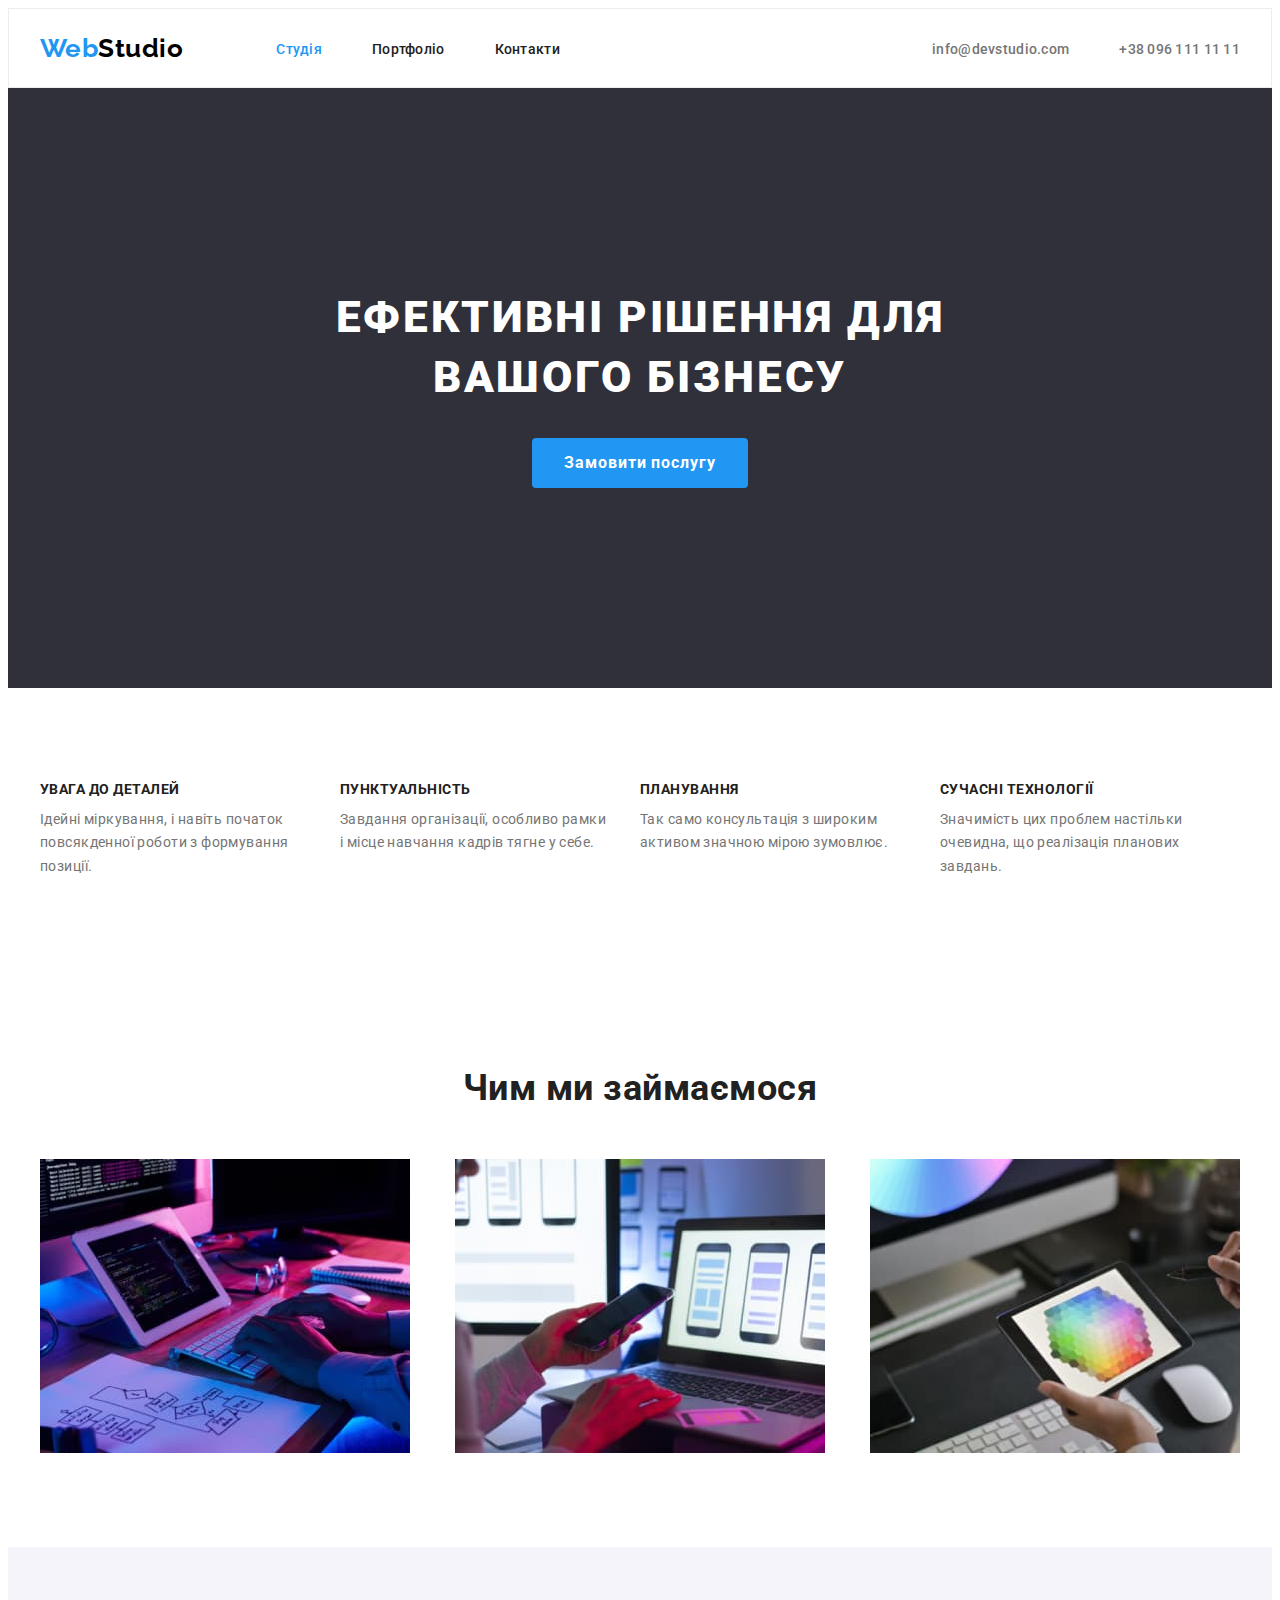
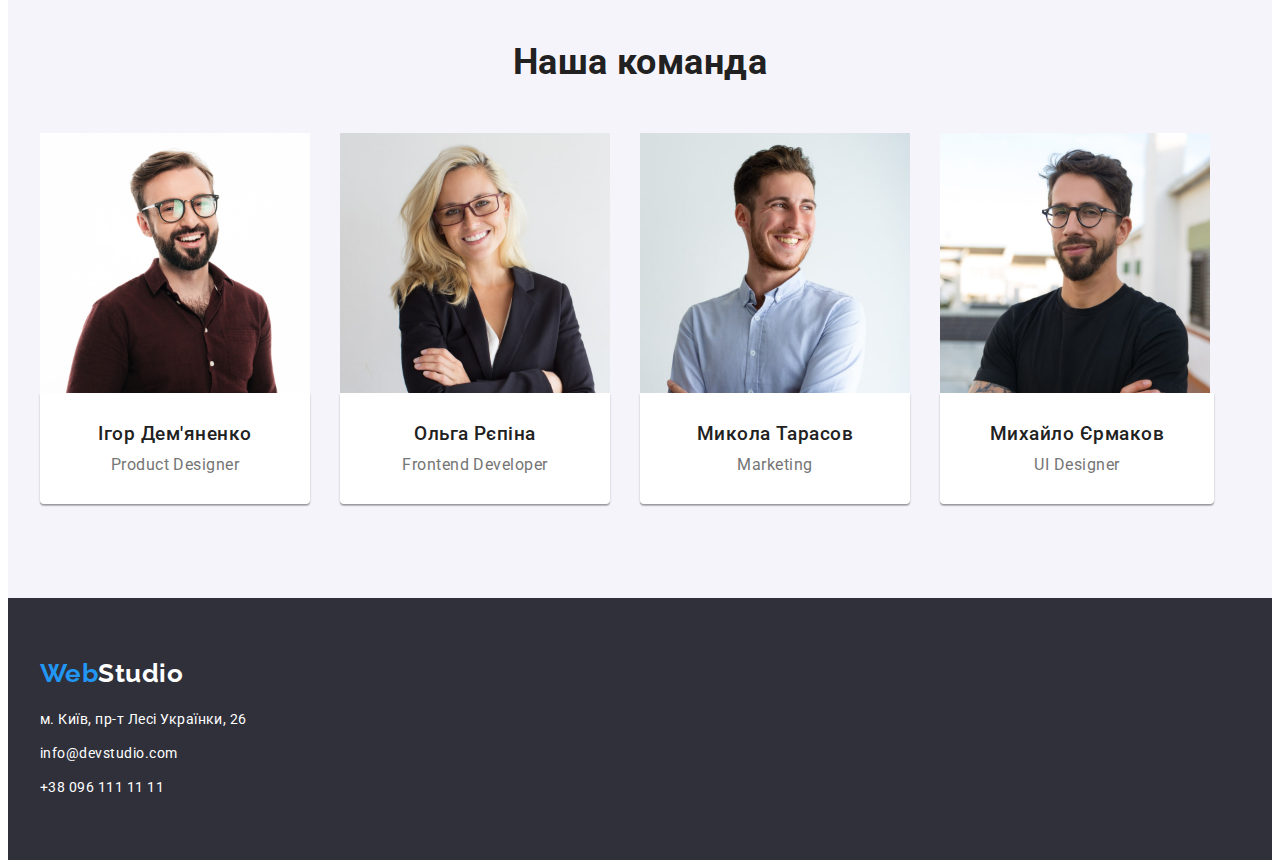
<file: index.html>
<!DOCTYPE html>
<html lang="uk">
<head>
    <meta charset="UTF-8">
    <meta name="viewport" content="width=device-width, initial-scale=1.0">
    <title>WebStudio</title>
    <link rel="preconnect" href="https://fonts.googleapis.com">
    <link rel="preconnect" href="https://fonts.gstatic.com" crossorigin>
    <link href="https://fonts.googleapis.com/css2?family=Raleway:ital,wght@0,700;1,700&family=Roboto:wght@400;500;700;900&display=swap" rel="stylesheet">
    <link rel="stylesheet" href="https://cdnjs.cloudflare.com/ajax/libs/modern-normalize/3.0.1/modern-normalize.min.css"integrity="sha512-q6WgHqiHlKyOqslT/lgBgodhd03Wp4BEqKeW6nNtlOY4quzyG3VoQKFrieaCeSnuVseNKRGpGeDU3qPmabCANg=="crossorigin="anonymous" referrerpolicy="no-referrer" />
    <link rel="stylesheet" href="css/style.css">
</head>
<body>
    <header class="header">
        <div class="container header-container">
            <nav class="header-navigation">
                <a class="header-logo-link link" href="./index.html" lang="en">
                    <span class="logo-text">Web</span><span class="logo-text-second">Studio</span>
                </a>
                <ul class="header-list list">
                    <li class="header-item">
                        <a class="header-link link active-page" href="./index.html" >Студія</a>
                    </li>
                    <li class="header-item">
                        <a class="header-link link" href="./portfolio.html">Портфоліо</a>
                    </li>
                    <li class="header-item">
                        <a class="header-link link" href="">Контакти</a>
                    </li>
                </ul>
            </nav>
            <address class="header-address">
                <ul class="header-address-list list">
                    <li class="header-address-item">
                        <a class="header-address-link link" href="mailto:info@devstudio.com">info@devstudio.com</a>
                    </li>
                    <li class="header-address-item">
                        <a class="header-address-link link" href="tel:+380961111111">+38 096 111 11 11</a>
                    </li>
                </ul>
            </address>
        </div>
    </header>
    <main>
        <section class="hero">
            <div class="container">
                <h1 class="hero-title">Ефективні рішення для вашого бізнесу</h1>
                <button type="button" class="hero-btn">Замовити послугу</button>
            </div>
        </section>
        <section class="activity section">
            <div class="container">
                <h2 class="visually-hidden">Чим ми займаємося</h2>
                <ul class="activity-list list">
                    <li class="activity-item">
                        <h3 class="activity-title">Увага до деталей</h3>
                        <p class="activity-text">Ідейні міркування, і навіть початок повсякденної роботи з формування позиції.</p>
                    </li>
                    <li class="activity-item">
                        <h3 class="activity-title">Пунктуальність</h3>
                        <p class="activity-text">Завдання організації, особливо рамки і місце навчання кадрів тягне у себе.</p>
                    </li>
                    <li class="activity-item">
                        <h3 class="activity-title">Планування</h3>
                        <p class="activity-text">Так само консультація з широким активом значною мірою зумовлює.</p>
                    </li>
                    <li class="activity-item">
                        <h3 class="activity-title">Сучасні технології</h3>
                        <p class="activity-text">Значимість цих проблем настільки очевидна, що реалізація планових завдань.</p>
                    </li>
                </ul>
            </div>
        </section>
        <section class="about section">
            <div class="container">
                <h2 class="about-title section-title">Чим ми займаємося</h2>
                <ul class="about-list list">
                    <li class="about-item">
                        <img src="./images/about-imj-1.jpg" alt="Праця на компʼютері" width="370" height="294" class="about-pic">
                    </li>
                    <li class="about-item">
                        <img src="./images/about-img-2.jpg" alt="Праця на телефоні" width="370" height="294" class="about-pic">
                    </li>
                    <li class="about-item">
                        <img src="./images/about-img-3.jpg" alt="Праця на планшеті" width="370" height="294" class="about-pic">
                    </li>
                </ul>
            </div>
        </section>
        <section class="team section">
            <div class="container">
                <h2 class="team-title section-title">Наша команда</h2>
                <ul class="team-list list">
                    <li class="team-item">
                        <img src="./images/emp-1.jpg" alt="Фото Ігоря" width="270" height="260">
                        <div class="team-item-box">
                            <h3 class="team-item-title">Ігор Дем'яненко</h3>
                            <p lang="en" class="team-item-text"> Product Designer</p>
                        </div>
                    </li>
                    <li class="team-item">
                        <img src="./images/emp-2-min.jpg" alt="Фото Ольги" width="270" height="260">
                        <div class="team-item-box">
                            <h3 class="team-item-title">Ольга Рєпіна</h3>
                            <p lang="en" class="team-item-text">Frontend Developer</p>
                        </div>
                    </li>
                    <li class="team-item">
                        <img src="./images/emp-3-min.jpg" alt="Фото Миколи" width="270" height="260">
                        <div class="team-item-box">
                            <h3 class="team-item-title">Микола Тарасов</h3>
                            <p lang="en" class="team-item-text">Marketing</p>
                        </div>
                    </li>
                    <li class="team-item">
                        <img src="./images/emp-4-min.jpg" alt="Фото Михайла" width="270" height="260">
                        <div class="team-item-box">
                            <h3 class="team-item-title">Михайло Єрмаков</h3>
                            <p lang="en" class="team-item-text">UI Designer</p>
                        </div>
                    </li>
                </ul>
            </div>
        </section>
        </main>
            <footer class="footer">
                <div class="container">
                    <a class="footer-logo-link link" href="./portfolio.html" lang="en">
                        <span class="logo-text">Web</span><span class="logo-text-custom">Studio</span>
                    </a>
                    <address class="footer-address">
                        <ul class="footer-address-list list">
                            <li class="footer-address-item">
                                <a class="footer-address-link link" href="https://maps.app.goo.gl/32XHrBHVn5BNGSfi6" target="_blank" rel="noopener noreferrer nofollow">
                                    м. Київ, пр-т Лесі Українки, 26
                                </a>
                            </li>
                            <li class="footer-address-item">
                                <a class="footer-address-link link" href="mailto:info@devstudio.com">info@devstudio.com</a>
                            </li>
                            <li class="footer-address-item">
                                <a class="footer-address-link link" href="tel:+380961111111">+38 096 111 11 11</a>
                            </li>
                        </ul>
                    </address>
                </div>
            </footer>
</body>
</html>
</file>
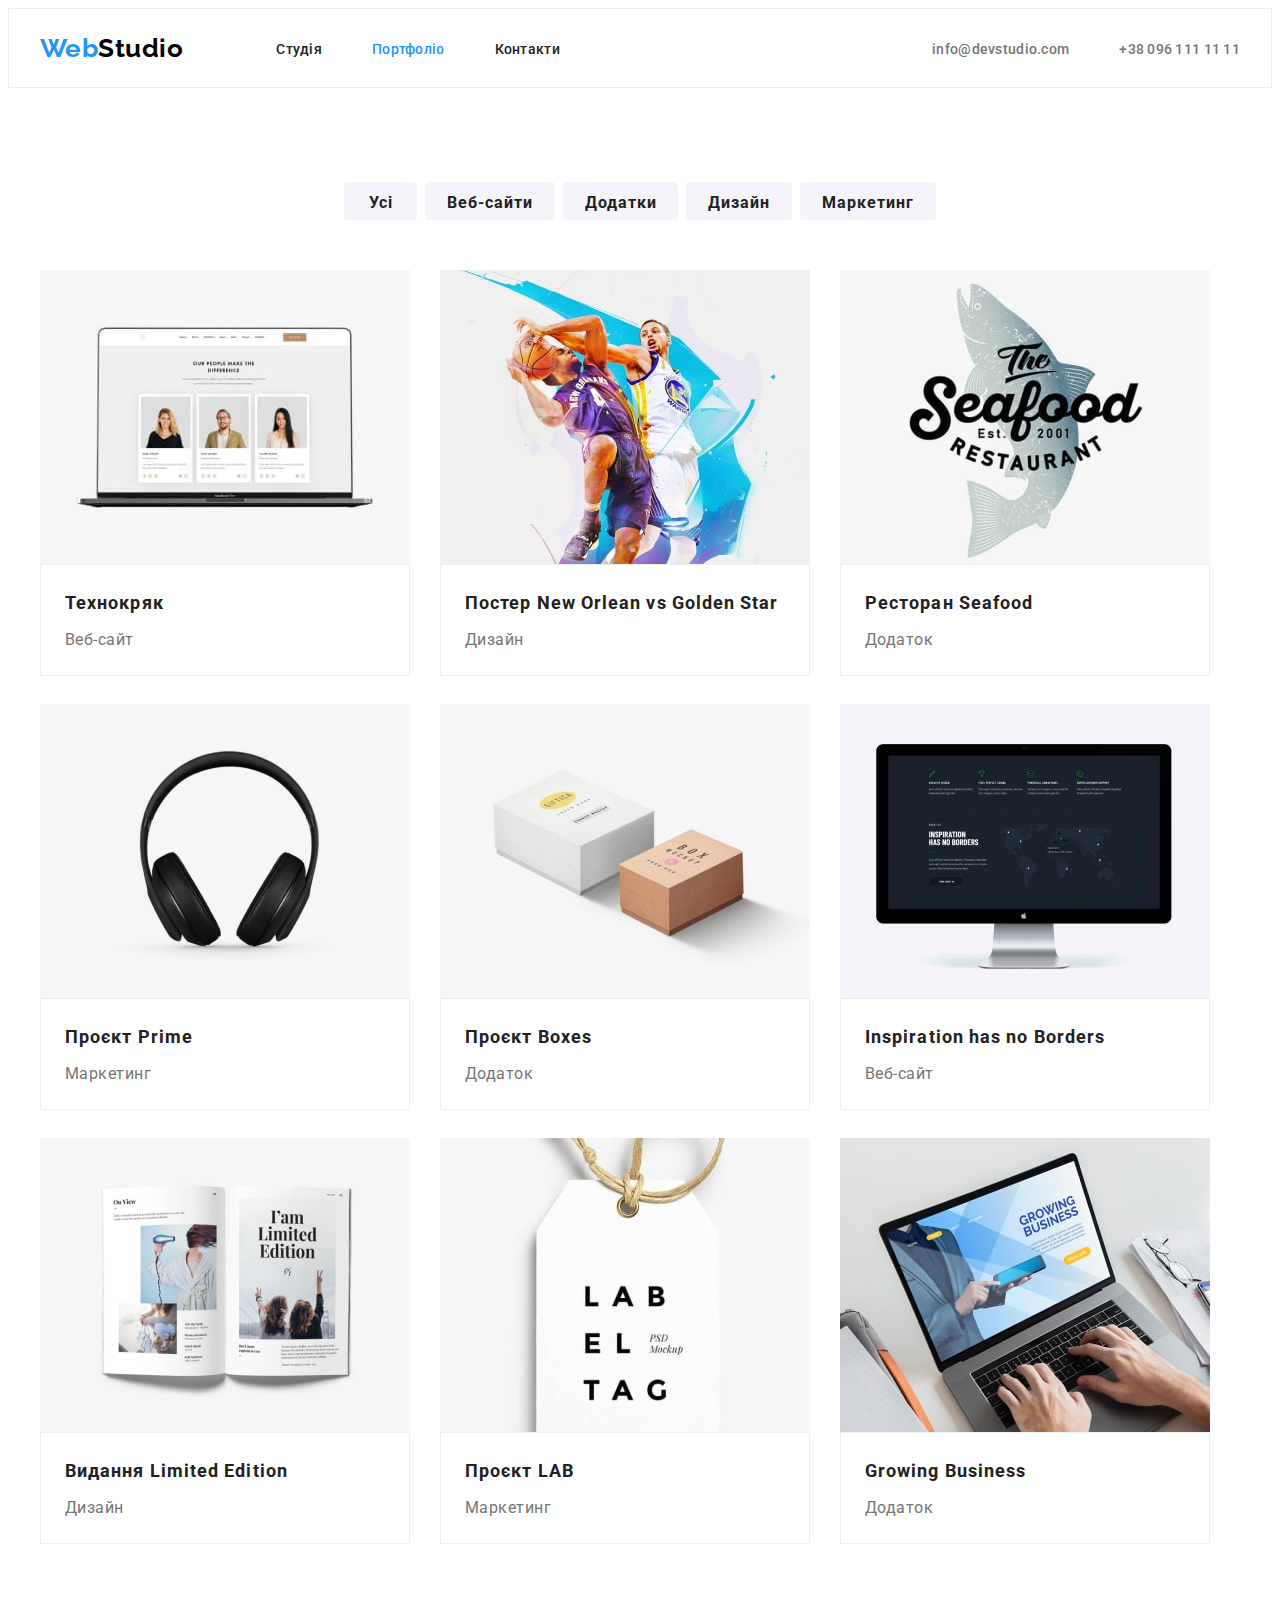
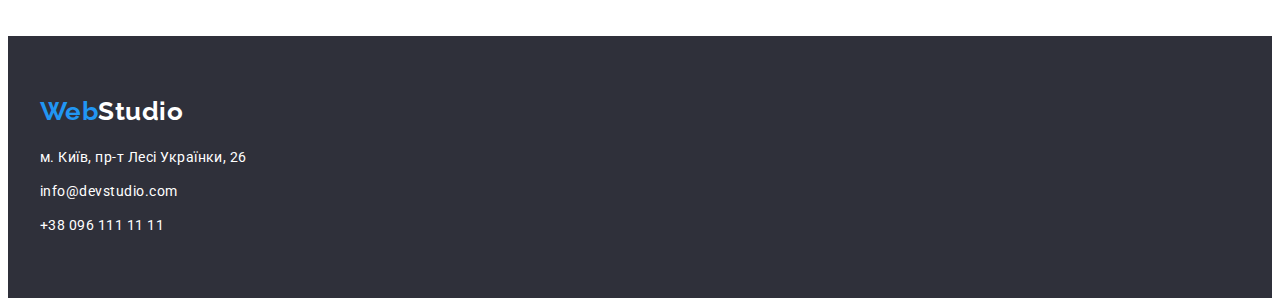
<file: portfolio.html>
<!DOCTYPE html>
<html lang="uk">
<head>
    <meta charset="UTF-8">
    <meta name="viewport" content="width=device-width, initial-scale=1.0">
    <title>Portfolio</title>
    <link rel="preconnect" href="https://fonts.googleapis.com">
    <link rel="preconnect" href="https://fonts.gstatic.com" crossorigin>
    <link
        href="https://fonts.googleapis.com/css2?family=Raleway:ital,wght@0,700;1,700&family=Roboto:wght@400;500;700;900&display=swap"
        rel="stylesheet">
    <link rel="stylesheet" href="https://cdnjs.cloudflare.com/ajax/libs/modern-normalize/3.0.1/modern-normalize.min.css"
        integrity="sha512-q6WgHqiHlKyOqslT/lgBgodhd03Wp4BEqKeW6nNtlOY4quzyG3VoQKFrieaCeSnuVseNKRGpGeDU3qPmabCANg=="
        crossorigin="anonymous" referrerpolicy="no-referrer" />
    <link rel="stylesheet" href="css/style.css">
</head>
<body>
    <header class="header">
        <div class="container header-container">
            <nav class="header-navigation">
                <a class="header-logo-link link" href="./index.html" lang="en">
                    <span class="logo-text">Web</span><span class="logo-text-second">Studio</span>
                </a>
                <ul class="header-list list">
                    <li class="header-item">
                        <a class="header-link link" href="./index.html">Студія</a>
                    </li>
                    <li class="header-item">
                        <a class="header-link link active-page" href="">Портфоліо</a>
                    </li>
                    <li class="header-item">
                        <a class="header-link link" href="">Контакти</a>
                    </li>
                </ul>
            </nav>
            <address class="header-address">
                <ul class="header-address-list list">
                    <li class="header-address-item">
                        <a class="header-address-link link" href="mailto:info@devstudio.com">info@devstudio.com</a>
                    </li>
                    <li class="header-address-item">
                        <a class="header-address-link link" href="tel:+380961111111">+38 096 111 11 11</a>
                    </li>
                </ul>
            </address>
        </div>
    </header>
    <main>
        <section class="project section">
            <div class="container">
                <ul class="button-list list">
                    <li class="button-item">
                        <button type="button" class="section-btn btn">Усі</button>
                    </li>
                    <li class="button-item">
                        <button type="button" class="section-btn btn">Веб-сайти</button>
                    </li>
                    <li class="button-item">
                        <button type="button" class="section-btn btn">Додатки</button>
                    </li>
                    <li class="button-item">
                        <button type="button" class="section-btn btn">Дизайн</button>
                    </li>
                    <li class="button-item">
                        <button type="button" class="section-btn btn">Маркетинг</button>
                    </li>
                </ul>
                    <h2 class="visually-hidden">Приклади проектів</h2>
                    <ul class="project-list list">
                    <li class="project-item">
                        <img src="./images/project-1.jpg" alt="Фото проекту Технокряк" width="370" height="294">
                        <div class="project-item-box">
                            <h3 class="project-item-title">Технокряк</h3>
                            <p class="project-item-text">Веб-сайт</p>
                        </div>
                    </li>
                    <li class="project-item">
                        <img src="./images/project-2.jpg" alt="Постер New Orlean vs Golden Star" width="370" height="294">
                        <div class="project-item-box">
                            <h3 class="project-item-title">Постер New Orlean vs Golden Star</h3>
                            <p class="project-item-text">Дизайн</p>
                        </div>
                    </li>
                    <li class="project-item">
                        <img src="./images/project-3.jpg" alt="Фото проекту Ресторан Seafood" width="370" height="294">
                        <div class="project-item-box">
                            <h3 class="project-item-title">Ресторан Seafood</h3>
                            <p class="project-item-text">Додаток</p>
                        </div>
                    </li>
                    <li class="project-item">
                        <img src="./images/project-4.jpg" alt="Фото проекту Prime" width="370" height="294">
                        <div class="project-item-box">
                            <h3 class="project-item-title">Проєкт Prime</h3>
                            <p class="project-item-text">Маркетинг</p>
                        </div>
                    </li>
                    <li class="project-item">
                        <img src="./images/project-5.jpg" alt="Фото проекту Boxes" width="370" height="294">
                        <div class="project-item-box">
                            <h3 class="project-item-title">Проєкт Boxes</h3>
                            <p class="project-item-text">Додаток</p>
                        </div>
                    </li>
                    <li class="project-item">
                        <img src="./images/project-6.jpg" alt="Фото проекту Inspiration has no Borders" width="370" height="294">
                        <div class="project-item-box">
                            <h3 class="project-item-title">Inspiration has no Borders</h3>
                            <p class="project-item-text">Веб-сайт</p>
                        </div>
                    </li>
                    <li class="project-item">
                        <img src="./images/project-7.jpg" alt="Фото проекту Видання Limited Edition" width="370" height="294">
                        <div class="project-item-box">
                            <h3 class="project-item-title">Видання Limited Edition</h3>
                            <p class="project-item-text">Дизайн</p>
                        </div>
                    </li>
                    <li class="project-item">
                        <img src="./images/project-8.jpg" alt="Фото проекту LAB" width="370" height="294">
                        <div class="project-item-box">
                            <h3 class="project-item-title">Проєкт LAB</h3>
                            <p class="project-item-text">Маркетинг</p>
                        </div>
                    </li>
                    <li class="project-item">
                        <img src="./images/project-9.jpg" alt="Фото проекту Growing Business" width="370" height="294">
                        <div class="project-item-box">
                            <h3 class="project-item-title">Growing Business</h3>
                            <p class="project-item-text">Додаток</p>
                        </div>
                    </li>
                </ul>
            </div>
        </section>
    </main>
        <footer class="footer">
            <div class="container">
                <a class="footer-logo-link link" href="./index.html" lang="en">
                    <span class="logo-text">Web</span><span class="logo-text-custom">Studio</span>
                </a>
                <address class="footer-address">
                    <ul class="footer-address-list list">
                        <li class="footer-address-item">
                            <a class="footer-address-link link" href="https://maps.app.goo.gl/32XHrBHVn5BNGSfi6" target="_blank"
                                rel="noopener noreferrer nofollow">
                                м. Київ, пр-т Лесі Українки, 26
                            </a>
                        </li>
                        <li class="footer-address-item">
                            <a class="footer-address-link link" href="mailto:info@devstudio.com">info@devstudio.com</a>
                        </li>
                        <li class="footer-address-item">
                            <a class="footer-address-link link" href="tel:+380961111111">+38 096 111 11 11</a>
                        </li>
                    </ul>
                </address>
            </div>
        </footer>
</body>
</html>
</file>
<file: css/style.css>
:root {
    --basic-text-color: #212121;
    --text-color: #757575;
    --logo-text-color: #000;
    --accent-color: #2196f3;
    --second-color: #fff;
    --bg-color: #2f303a;
    --link-accent-color: rgba(255, 255, 255, 0.6);
    --team-bg-color: #f5f4fa;
}
body {
    color: var(--basic-text-color);
    font-family: "roboto", sans-serif;
    letter-spacing: 0.03em;
    font-size: 16px;
}
p, h1, h2, h3, h4, h5, h6 {
    margin: 0;
}

ul, ol {
    margin: 0;
    padding: 0;
}
img{
    display: block;
}
.list {
    list-style: none;
}
.link {
    text-decoration: none;
}
.section-title {
    font-weight: 700;
    font-size: 36px;
    text-align: center;
}
.visually-hidden {
    position: absolute;
    width: 1px;
    height: 1px;
    margin: -1px;
    border: 0;
    padding: 0;
    white-space: nowrap;
    clip-path: inset(100%);
    clip: rect(0 0 0 0);
    overflow: hidden;
}
.container {
    width: 1200px;
    padding-left: 15px;
    padding-right: 15px;
    margin: 0 auto;
}
.section {
    padding-top: 94px;
    padding-bottom: 94px;
}
/**---------- HEADER -------------*/
.header {
    padding-top: 24px;
    padding-bottom: 24px;
    color: var(--basic-bg-color);
    border: 1px solid #ececec;
}
.header-list {
    display: flex;
    gap: 50px;
}
.header-navigation {
    display: flex;
    align-items: center;
}
.header-container {
    display: flex;
    align-items: center;
}
.header-logo-link {
    font-family: "Raleway", sans-serif;
    font-weight: 700;
    font-size: 26px;
    margin-right: 93px;
}
.logo-text {
    color: var(--accent-color);
}
.logo-text-second {
    color: var(--logo-text-color);
}
.header-link {
    font-weight: 500;
    font-size: 14px;
    letter-spacing: 0.02em;
    color: var(--basic-text-color);
}
.header-link.active-page {
    color: var(--accent-color);
}
.header-link:hover,
.header-link:focus {
    color: var(--accent-color);
}
.header-item:last-child {
    margin-right: 0;
}
.header-address {
    font-style: normal;
    margin-left: auto;
}
.header-address-link {
    font-weight: 500;
    font-size: 14px;
    letter-spacing: 0.02em;
    color: var(--text-color);
}
.header-address-list {
    display: flex;
    gap: 50px;
}

.header-address-link:hover,
.header-address-link:focus {
    color: var(--accent-color);
}
/**---------- HERO -------------*/
.hero {
    padding-top: 200px;
    padding-bottom: 200px;
    background-color: var(--bg-color)
}
.hero-title {
    font-weight: 900;
    font-size: 44px;
    line-height: 1.36;
    letter-spacing: 0.06em;
    text-transform: uppercase;
    text-align: center;
    margin-bottom: 30px;
    margin-left: auto;
    margin-right: auto;
    width: 696px;
    color: var(--second-color);
}
.hero-btn {
    font-family: inherit;
    font-weight: 700;
    font-size: 16px;
    line-height: 1.87;
    letter-spacing: 0.06em;
    color: var(--second-color);
    background-color: var(--accent-color);
    cursor: pointer;
    display: block;
    margin-left: auto;
    margin-right: auto;
    border: none;
    padding: 10px 32px;
    border-radius: 4px;
}
/**---------- ACTYVITY -------------*/

.activity-list {
    display: flex;
    gap: 30px;

}
.activity-item {

}
.activity-title {
    font-weight: 700;
    font-size: 14px;
    text-transform: uppercase;
    line-height: 1.14;
    color: var(--title-color);
    margin-bottom: 10px;
}
.activity-text {
    font-size: 14px;
    line-height: 1.71;
    color: var(--text-color);
    width: 270px;
    letter-spacing: 0.03em;

}
/**---------- ABOUT -------------*/
.about-title {
    color: var(--basic-text-color);
    margin-bottom: 50px;
}
.about-list {
    display: flex;
    justify-content: space-between;
}
/**---------- TEAM -------------*/
.team {
    background-color: var(--team-bg-color);
}
.team-list {
    display: flex;
    gap: 30px;
}
.team-item-box {
    padding: 30px 50px;
    border-radius: 0 0 4px 4px;
    box-shadow: 0 2px 1px 0 rgba(0, 0, 0, 0.2), 0 1px 1px 0 rgba(0, 0, 0, 0.14), 0 1px 3px 0 rgba(0, 0, 0, 0.12);
    background: var(--second-color);
}
.team-title {
    color: var(--basic-text-color);
    margin-bottom: 50px;
}
.team-item-title {
    font-weight: 500;
    text-align: center;
    color: var(--basic-text-color);
    margin-bottom: 10px;
}
.team-item-text {
    color: var(--text-color);
    text-align: center;
}
/**---------- PROJECT -------------*/
.button-list {
    display: flex;
    justify-content: center;
    margin-bottom: 50px;
    gap: 8px;
}
.btn:hover,
.btn:focus {
    background-color: var(--accent-color);
    color: #fff;
}
.section-btn {
    font-family: inherit;
    font-weight: 700;
    font-size: 16px;
    line-height: 1.87;
    letter-spacing: 0.06em;
    text-align: center;
    color: var(--basic-text-color);
    border: none;
    padding: 6px 22px;
    min-width: 73px;
    height: 38px;
    border-radius: 4px;
    padding: 6px 22px;
    background: #f5f4fa;
    cursor: pointer;
}
.project-list {
    display: flex;
    flex-wrap: wrap;
    gap: 30px;
}
.project-item-box {
    padding: 20px 24px;
    border: 1px solid #eee;
}
.project-item {
    flex-basis: calc((100% - 90px) / 3);
    width: 370px;
    height: 404px;
    background: var(--second-color);
}
.project-item-title {
    font-weight: 700;
    font-size: 18px;
    line-height: 2.00;
    letter-spacing: 0.06em;
    color: var(--basic-text-color);
    margin-bottom: 4px;
}
.project-item-text {
    font-weight: 400;
    font-size: 16px;
    line-height: 1.87;
    letter-spacing: 0.03em;
    color: var(--text-color);
}
/**---------- FOOTER -------------*/
.footer {
    background-color:#2f303a;
    padding-top: 60px;
    padding-bottom: 60px;
}
.footer-logo-link {
    font-family: "Raleway", sans-serif;
    font-weight: 700;
    font-size: 26px;
    display: block;
    margin-bottom: 20px;
}
.logo-text {
    color: var(--accent-color);
}
.logo-text-custom {
    color: var(--second-color);
}
.footer-address {
    font-style: normal;
}
.footer-address-link {
    font-weight: 400;
    font-size: 14px;
    line-height: 1.71;
    color: var(--second-color);
}
.footer-address-link:hover,
.footer-address-link:focus {
    color: var(--text-color);
}
.footer-address-item:not(:last-child) {
    margin-bottom: 10px; 
}
</file>
